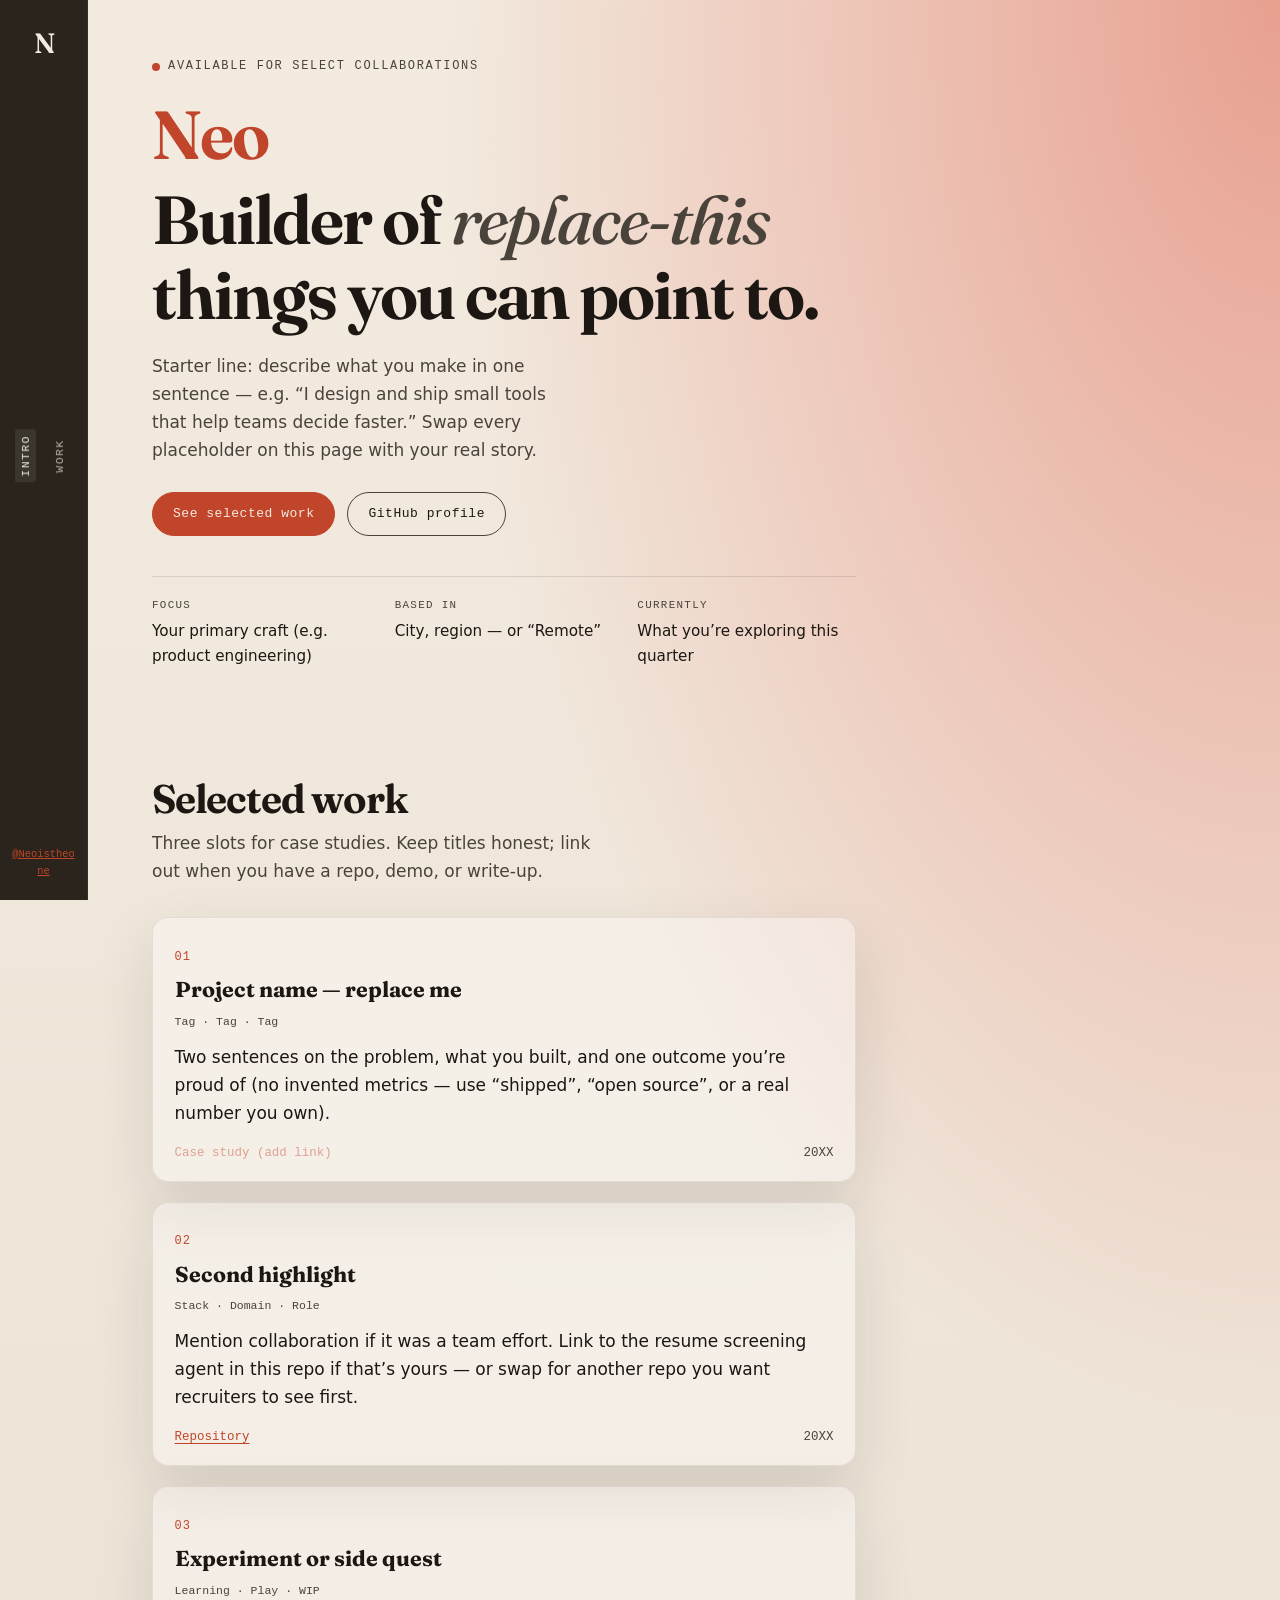
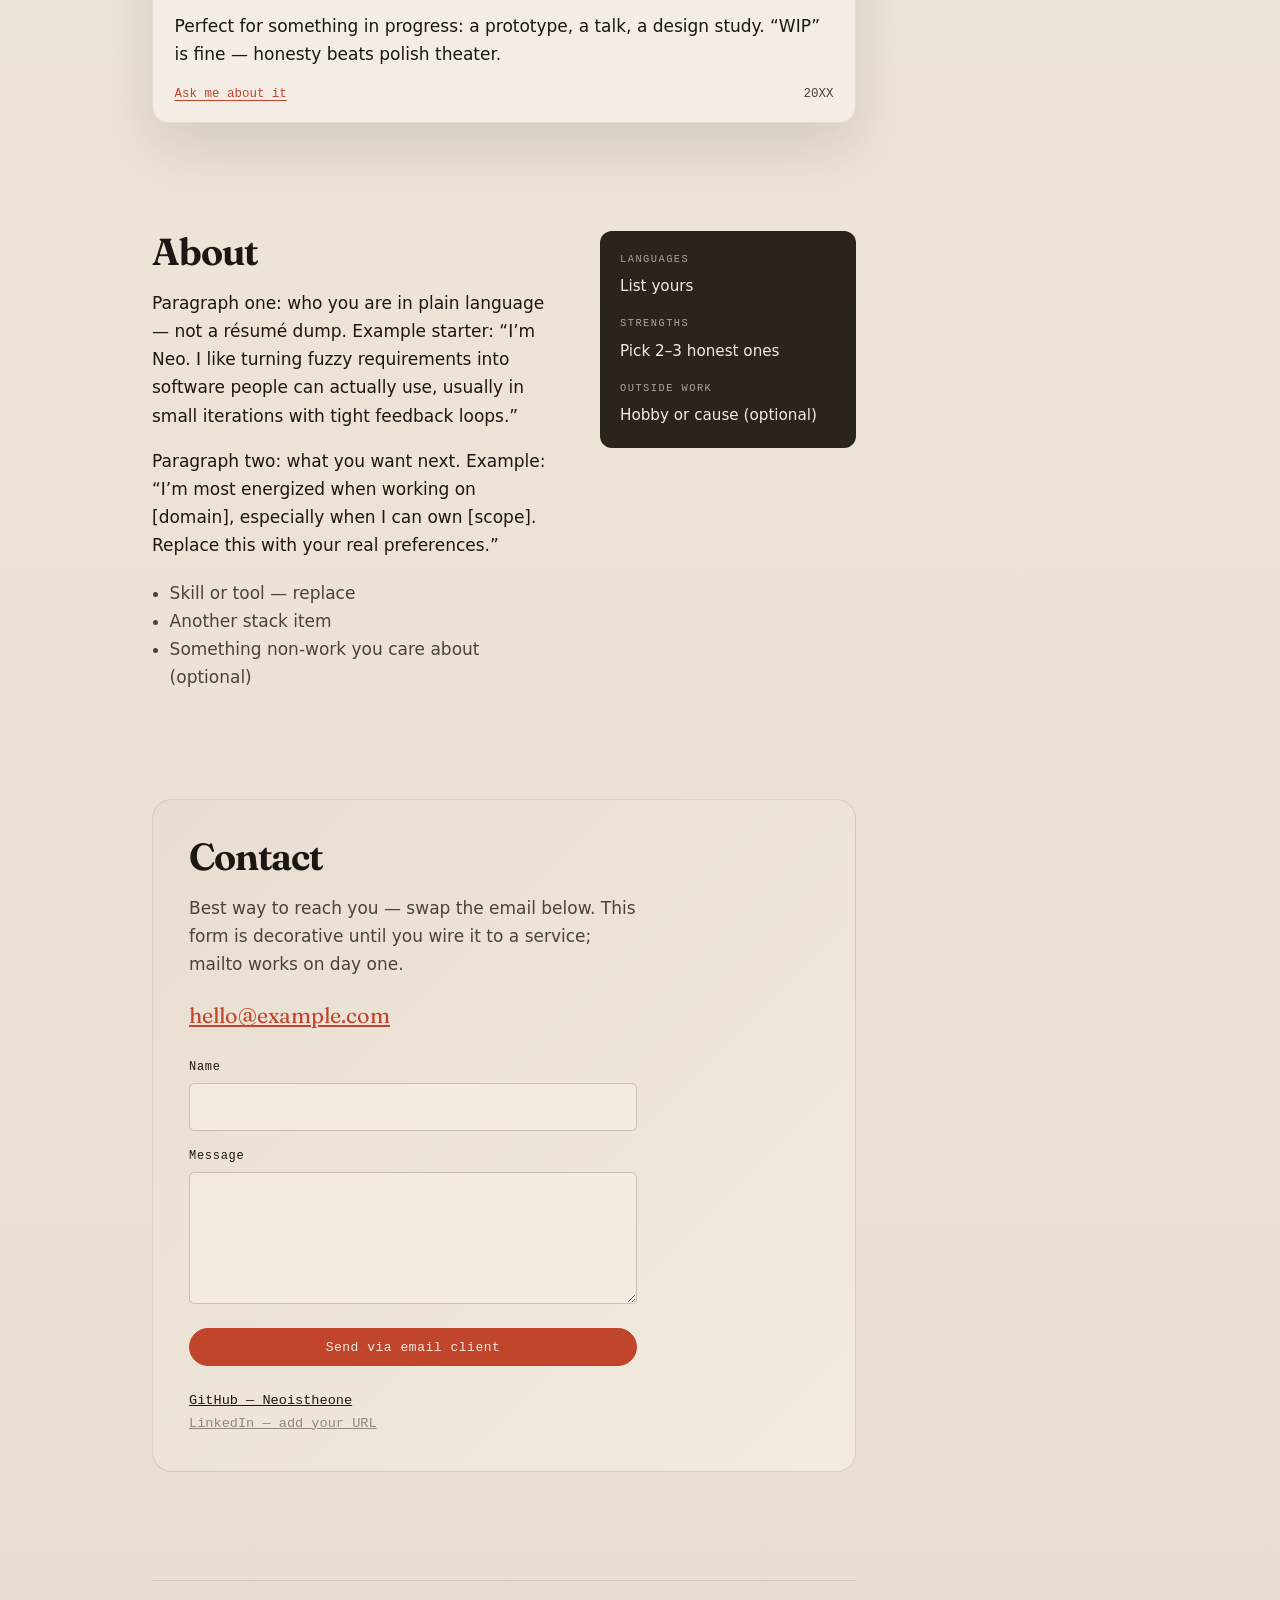
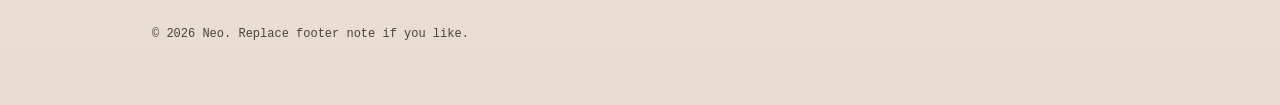
<file: portfolio/index.html>
<!DOCTYPE html>
<html lang="en">
  <head>
    <meta charset="utf-8" />
    <meta name="viewport" content="width=device-width, initial-scale=1" />
    <meta
      name="description"
      content="Neo — portfolio. Replace this description with your own one-line summary."
    />
    <title>Neo — Portfolio</title>
    <link rel="preconnect" href="https://fonts.bunny.net" crossorigin />
    <link
      href="https://fonts.bunny.net/css?family=fraunces:ital,opsz,wght@9,144,300..900|ibm-plex-sans:400,500,600|ibm-plex-mono:400,500"
      rel="stylesheet"
    />
    <link rel="stylesheet" href="css/styles.css" />
  </head>
  <body>
    <a class="skip-link" href="#main">Skip to content</a>

    <div class="page-shell" data-page>
      <aside class="site-rail" aria-label="Site navigation">
        <p class="rail-mark" aria-hidden="true">N</p>
        <nav class="rail-nav">
          <ol>
            <li><a href="#intro" data-nav>Intro</a></li>
            <li><a href="#work" data-nav>Work</a></li>
            <li><a href="#about" data-nav>About</a></li>
            <li><a href="#contact" data-nav>Contact</a></li>
          </ol>
        </nav>
        <p class="rail-handle">
          <a
            href="https://github.com/Neoistheone"
            rel="noopener noreferrer"
            target="_blank"
            >@Neoistheone</a
          >
        </p>
      </aside>

      <main id="main" class="site-main">
        <header id="intro" class="section hero" tabindex="-1">
          <p class="hero-eyebrow">
            <span class="pulse-dot" aria-hidden="true"></span>
            Available for select collaborations
          </p>
          <h1 class="hero-title">
            <span class="hero-name">Neo</span>
            <span class="hero-line"
              >Builder of
              <em>replace-this</em>
              things you can point to.</span
            >
          </h1>
          <p class="hero-lede">
            Starter line: describe what you make in one sentence — e.g. “I design
            and ship small tools that help teams decide faster.” Swap every
            placeholder on this page with your real story.
          </p>
          <div class="hero-actions">
            <a class="btn btn-primary" href="#work">See selected work</a>
            <a
              class="btn btn-ghost"
              href="https://github.com/Neoistheone"
              rel="noopener noreferrer"
              target="_blank"
              >GitHub profile</a
            >
          </div>
          <dl class="hero-meta">
            <div>
              <dt>Focus</dt>
              <dd>Your primary craft (e.g. product engineering)</dd>
            </div>
            <div>
              <dt>Based in</dt>
              <dd>City, region — or “Remote”</dd>
            </div>
            <div>
              <dt>Currently</dt>
              <dd>What you’re exploring this quarter</dd>
            </div>
          </dl>
        </header>

        <section id="work" class="section work" tabindex="-1" aria-labelledby="work-heading">
          <div class="section-head">
            <h2 id="work-heading">Selected work</h2>
            <p>
              Three slots for case studies. Keep titles honest; link out when you
              have a repo, demo, or write-up.
            </p>
          </div>

          <ul class="work-list">
            <li class="work-item" style="--i: 0">
              <article>
                <header>
                  <span class="work-index" aria-hidden="true">01</span>
                  <h3>Project name — replace me</h3>
                  <p class="work-tags">Tag · Tag · Tag</p>
                </header>
                <p class="work-blurb">
                  Two sentences on the problem, what you built, and one outcome
                  you’re proud of (no invented metrics — use “shipped”, “open
                  source”, or a real number you own).
                </p>
                <footer>
                  <a href="#" aria-disabled="true" tabindex="-1" class="work-link"
                    >Case study (add link)</a
                  >
                  <span class="work-year">20XX</span>
                </footer>
              </article>
            </li>
            <li class="work-item" style="--i: 1">
              <article>
                <header>
                  <span class="work-index" aria-hidden="true">02</span>
                  <h3>Second highlight</h3>
                  <p class="work-tags">Stack · Domain · Role</p>
                </header>
                <p class="work-blurb">
                  Mention collaboration if it was a team effort. Link to the
                  resume screening agent in this repo if that’s yours — or swap
                  for another repo you want recruiters to see first.
                </p>
                <footer>
                  <a
                    href="https://github.com/Neoistheone"
                    rel="noopener noreferrer"
                    target="_blank"
                    class="work-link"
                    >Repository</a
                  >
                  <span class="work-year">20XX</span>
                </footer>
              </article>
            </li>
            <li class="work-item" style="--i: 2">
              <article>
                <header>
                  <span class="work-index" aria-hidden="true">03</span>
                  <h3>Experiment or side quest</h3>
                  <p class="work-tags">Learning · Play · WIP</p>
                </header>
                <p class="work-blurb">
                  Perfect for something in progress: a prototype, a talk, a
                  design study. “WIP” is fine — honesty beats polish theater.
                </p>
                <footer>
                  <a href="#contact" class="work-link">Ask me about it</a>
                  <span class="work-year">20XX</span>
                </footer>
              </article>
            </li>
          </ul>
        </section>

        <section id="about" class="section about" tabindex="-1" aria-labelledby="about-heading">
          <div class="about-grid">
            <div class="about-copy">
              <h2 id="about-heading">About</h2>
              <p>
                Paragraph one: who you are in plain language — not a résumé dump.
                Example starter: “I’m Neo. I like turning fuzzy requirements into
                software people can actually use, usually in small iterations with
                tight feedback loops.”
              </p>
              <p>
                Paragraph two: what you want next. Example: “I’m most energized when
                working on [domain], especially when I can own [scope]. Replace
                this with your real preferences.”
              </p>
              <ul class="about-list" aria-label="Interests and tools">
                <li>Skill or tool — replace</li>
                <li>Another stack item</li>
                <li>Something non-work you care about (optional)</li>
              </ul>
            </div>
            <aside class="about-aside" aria-label="Quick facts">
              <h3 class="visually-hidden">Quick facts</h3>
              <ul>
                <li>
                  <span class="fact-label">Languages</span>
                  <span class="fact-value">List yours</span>
                </li>
                <li>
                  <span class="fact-label">Strengths</span>
                  <span class="fact-value">Pick 2–3 honest ones</span>
                </li>
                <li>
                  <span class="fact-label">Outside work</span>
                  <span class="fact-value">Hobby or cause (optional)</span>
                </li>
              </ul>
            </aside>
          </div>
        </section>

        <section id="contact" class="section contact" tabindex="-1" aria-labelledby="contact-heading">
          <div class="contact-panel">
            <h2 id="contact-heading">Contact</h2>
            <p>
              Best way to reach you — swap the email below. This form is decorative
              until you wire it to a service; mailto works on day one.
            </p>
            <address class="contact-direct">
              <a href="mailto:hello@example.com">hello@example.com</a>
            </address>
            <form class="contact-form" action="mailto:hello@example.com" method="post" enctype="text/plain">
              <div class="field">
                <label for="name">Name</label>
                <input id="name" name="name" type="text" autocomplete="name" />
              </div>
              <div class="field">
                <label for="message">Message</label>
                <textarea id="message" name="message" rows="4"></textarea>
              </div>
              <button type="submit" class="btn btn-primary">Send via email client</button>
            </form>
            <ul class="contact-links">
              <li>
                <a href="https://github.com/Neoistheone" rel="noopener noreferrer" target="_blank"
                  >GitHub — Neoistheone</a
                >
              </li>
              <li>
                <a href="#" aria-disabled="true" tabindex="-1">LinkedIn — add your URL</a>
              </li>
            </ul>
          </div>
        </section>

        <footer class="site-footer">
          <p>© <span id="year"></span> Neo. Replace footer note if you like.</p>
        </footer>
      </main>
    </div>

    <script src="js/main.js" defer></script>
  </body>
</html>
</file>
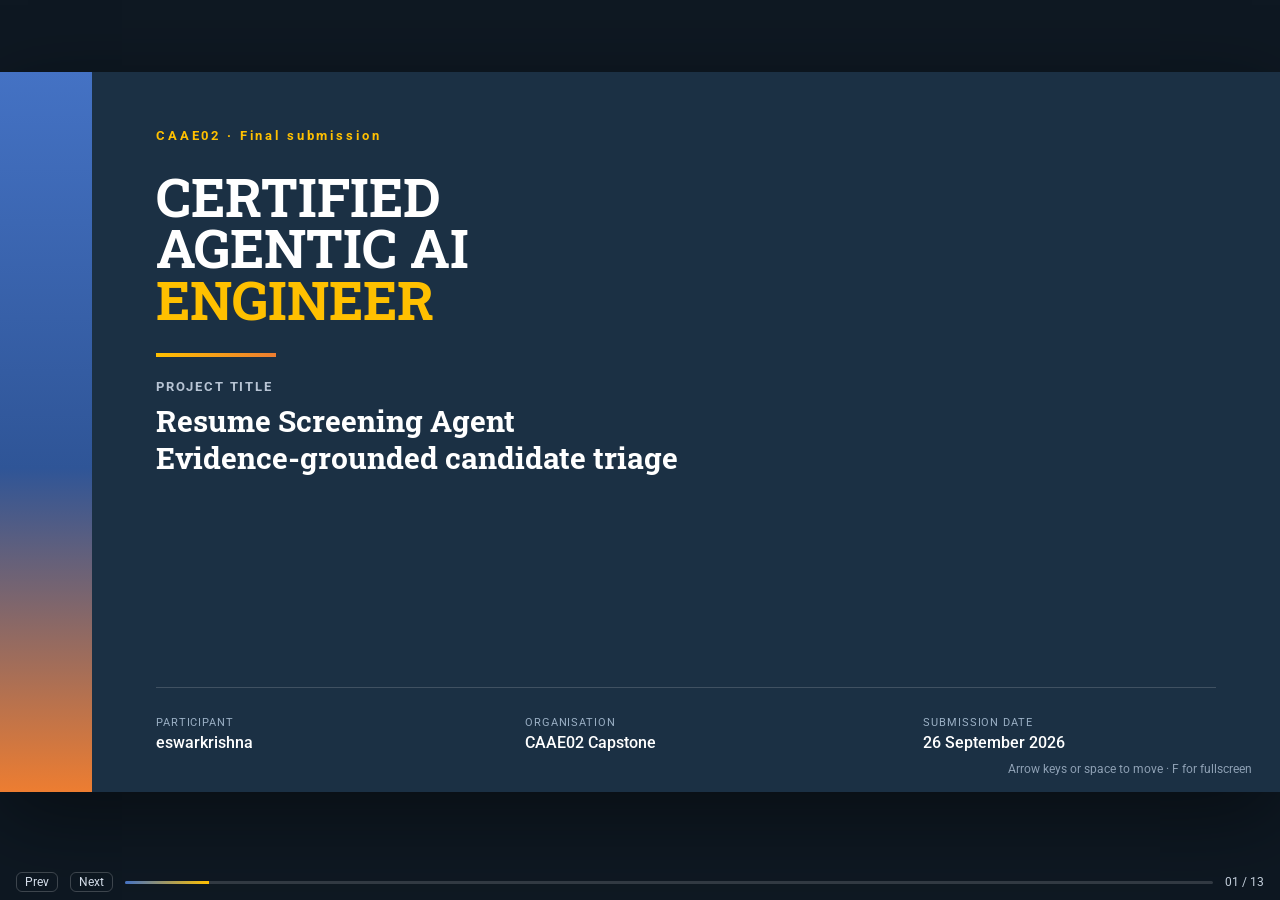
<file: docs/capstone-presentation.html>
<!DOCTYPE html>
<html lang="en">
<head>
<meta charset="UTF-8" />
<meta name="viewport" content="width=device-width, initial-scale=1" />
<title>Resume Screening Agent — CAAE02 Capstone</title>
<link rel="preconnect" href="https://fonts.googleapis.com" />
<link rel="preconnect" href="https://fonts.gstatic.com" crossorigin />
<link href="https://fonts.googleapis.com/css2?family=Roboto+Slab:wght@500;700&family=Roboto:wght@400;500;700&display=swap" rel="stylesheet" />
<style>
  :root {
    --navy: #1b3044;
    --slate: #44546a;
    --blue: #4472c4;
    --blue-deep: #2f5597;
    --orange: #ed7d31;
    --gold: #ffc000;
    --green: #548235;
    --ink: #1c2834;
    --muted: #5c6b7a;
    --paper: #f3f5f8;
    --card: #ffffff;
    --line: #e3e7ee;
    --w: 1280px;
    --h: 720px;
  }

  * { box-sizing: border-box; }
  html, body {
    margin: 0;
    height: 100%;
    background: #0e1822;
    color: var(--ink);
    font-family: Roboto, "Segoe UI", sans-serif;
    overflow: hidden;
  }

  #viewport {
    width: 100vw;
    height: calc(100vh - 36px);
    display: grid;
    place-items: center;
  }

  #stage {
    width: var(--w);
    height: var(--h);
    position: relative;
    transform-origin: center center;
    background: var(--paper);
    box-shadow: 0 24px 80px rgba(0, 0, 0, 0.45);
  }

  .slide {
    position: absolute;
    inset: 0;
    display: none;
    padding: 28px 40px 36px;
    background:
      linear-gradient(180deg, #ffffff 0 72px, transparent 72px),
      var(--paper);
  }
  .slide.active { display: flex; flex-direction: column; }

  .topbar {
    position: absolute;
    top: 0; left: 0; right: 0;
    height: 6px;
    background: linear-gradient(90deg, var(--blue) 0 62%, var(--orange) 62% 82%, var(--gold) 82%);
  }

  .mast {
    display: flex;
    align-items: center;
    justify-content: space-between;
    min-height: 28px;
    margin-bottom: 8px;
  }
  .brand {
    font-size: 11px;
    letter-spacing: 0.16em;
    font-weight: 700;
    color: var(--blue-deep);
  }
  .slideno {
    font-family: "Roboto Slab", Georgia, serif;
    font-weight: 700;
    color: var(--orange);
    font-size: 14px;
  }

  h1 {
    margin: 0 0 16px;
    font-family: "Roboto Slab", Georgia, serif;
    font-weight: 700;
    font-size: 32px;
    line-height: 1.15;
    color: var(--navy);
  }

  .body { flex: 1; min-height: 0; }

  .foot {
    display: flex;
    justify-content: space-between;
    align-items: center;
    margin-top: 10px;
    font-size: 12px;
    color: var(--muted);
    letter-spacing: 0.02em;
  }

  /* Title */
  .title-slide {
    padding: 0;
    display: none;
    background: var(--navy);
    color: white;
  }
  .title-slide.active { display: grid; grid-template-columns: 92px 1fr; }
  .title-rail {
    background: linear-gradient(180deg, var(--blue) 0%, var(--blue-deep) 55%, var(--orange) 100%);
  }
  .title-main {
    padding: 56px 64px 40px;
    display: flex;
    flex-direction: column;
  }
  .eyebrow {
    font-size: 13px;
    letter-spacing: 0.22em;
    font-weight: 700;
    color: var(--gold);
  }
  .wordmark {
    margin: 28px 0 0;
    font-family: "Roboto Slab", Georgia, serif;
    font-weight: 700;
    line-height: 0.95;
    font-size: 54px;
  }
  .wordmark span { display: block; }
  .wordmark .accent { color: var(--gold); }
  .rule {
    width: 120px;
    height: 4px;
    margin: 28px 0 22px;
    background: linear-gradient(90deg, var(--gold), var(--orange));
  }
  .project-kicker {
    font-size: 13px;
    letter-spacing: 0.14em;
    text-transform: uppercase;
    color: #b7c4d4;
    font-weight: 700;
  }
  .project-title {
    margin: 8px 0 0;
    font-family: "Roboto Slab", Georgia, serif;
    font-size: 30px;
    font-weight: 700;
    line-height: 1.25;
    max-width: 920px;
  }
  .meta {
    margin-top: auto;
    display: grid;
    grid-template-columns: 1.2fr 1.3fr 1fr;
    gap: 18px;
    padding-top: 28px;
    border-top: 1px solid rgba(255, 255, 255, 0.16);
  }
  .meta small {
    display: block;
    color: #9aafc4;
    letter-spacing: 0.08em;
    text-transform: uppercase;
    font-size: 11px;
    margin-bottom: 4px;
  }
  .meta strong { font-weight: 500; font-size: 16px; }
  .hint {
    position: absolute;
    right: 28px;
    bottom: 16px;
    color: #8ea0b4;
    font-size: 12px;
  }

  /* Agenda */
  .agenda {
    display: grid;
    grid-template-columns: 1fr 1fr;
    gap: 10px 28px;
  }
  .agenda a {
    display: grid;
    grid-template-columns: 42px 1fr;
    gap: 12px;
    align-items: center;
    text-decoration: none;
    color: inherit;
    background: white;
    border: 1px solid var(--line);
    border-radius: 10px;
    padding: 10px 14px;
    min-height: 58px;
  }
  .agenda a:hover { border-color: var(--blue); }
  .num {
    font-family: "Roboto Slab", Georgia, serif;
    font-weight: 700;
    color: var(--orange);
    font-size: 18px;
  }
  .agenda span.label { font-weight: 500; font-size: 16px; color: var(--navy); }

  .grid-4, .grid-3, .grid-2, .grid-5 { display: grid; gap: 12px; }
  .grid-4 { grid-template-columns: 1fr 1fr; }
  .grid-3 { grid-template-columns: 1fr 1fr 1fr; }
  .grid-2 { grid-template-columns: 1fr 1fr; }
  .grid-5 { grid-template-columns: repeat(5, 1fr); align-content: start; }

  .card {
    background: var(--card);
    border: 1px solid var(--line);
    border-radius: 12px;
    padding: 14px 16px 16px;
    box-shadow: 0 6px 18px rgba(68, 84, 106, 0.05);
  }
  .card h3 {
    margin: 0 0 8px;
    font-family: "Roboto Slab", Georgia, serif;
    font-size: 16px;
    color: var(--navy);
  }
  .card p, .card li { margin: 0; font-size: 14px; line-height: 1.4; color: #2c3a48; }
  .card ul { margin: 0; padding-left: 16px; }
  .card li + li { margin-top: 6px; }
  .kicker {
    display: inline-block;
    font-size: 11px;
    font-weight: 700;
    letter-spacing: 0.12em;
    text-transform: uppercase;
    color: var(--blue);
    margin-bottom: 6px;
  }
  .card.orange { border-top: 4px solid var(--orange); }
  .card.blue { border-top: 4px solid var(--blue); }
  .card.gold { border-top: 4px solid var(--gold); }
  .card.green { border-top: 4px solid #70ad47; }
  .card.slate { border-top: 4px solid var(--slate); }

  .obj {
    display: grid;
    grid-template-columns: 52px 1fr;
    gap: 12px;
    align-items: start;
    background: white;
    border: 1px solid var(--line);
    border-radius: 12px;
    padding: 14px 16px;
  }
  .badge {
    width: 40px;
    height: 40px;
    border-radius: 10px;
    display: grid;
    place-items: center;
    background: var(--navy);
    color: white;
    font-family: "Roboto Slab", Georgia, serif;
    font-weight: 700;
  }
  .obj h3 { margin: 0 0 4px; font-size: 16px; font-family: "Roboto Slab", Georgia, serif; color: var(--navy); }
  .obj p { margin: 0; font-size: 14px; line-height: 1.4; color: #2c3a48; }

  .col-head {
    font-family: "Roboto Slab", Georgia, serif;
    font-size: 18px;
    margin: 0 0 10px;
    color: white;
  }
  .panel {
    border-radius: 14px;
    padding: 16px 18px 8px;
    color: white;
    min-height: 0;
  }
  .panel.now { background: var(--slate); }
  .panel.next { background: var(--blue-deep); }
  .step {
    display: grid;
    grid-template-columns: 28px 1fr;
    gap: 8px;
    padding: 9px 0;
    border-top: 1px solid rgba(255, 255, 255, 0.16);
    font-size: 14px;
    line-height: 1.35;
  }
  .step b { font-weight: 700; }

  .flow {
    background: white;
    border: 1px solid var(--line);
    border-radius: 12px;
    padding: 12px 12px 14px;
    display: flex;
    flex-direction: column;
  }
  .flow .idx {
    width: 28px;
    height: 28px;
    border-radius: 50%;
    background: var(--orange);
    color: white;
    display: grid;
    place-items: center;
    font-weight: 700;
    font-size: 13px;
    margin-bottom: 8px;
  }
  .flow h3 {
    margin: 0 0 8px;
    font-family: "Roboto Slab", Georgia, serif;
    font-size: 15px;
    letter-spacing: 0.06em;
    color: var(--navy);
  }
  .flow p { margin: 0; font-size: 13px; line-height: 1.4; color: #2c3a48; }
  .flow-name {
    margin: 0 0 12px;
    font-size: 14px;
    color: var(--muted);
  }
  .flow-name strong { color: var(--navy); }
  .slide.arch .body { flex: 0 0 auto; }
  .slide.arch .foot { margin-top: auto; }
  .pipe {
    margin-top: 16px;
    display: flex;
    flex-wrap: wrap;
    align-items: center;
    gap: 8px;
    background: white;
    border: 1px solid var(--line);
    border-radius: 12px;
    padding: 12px 16px;
    font-size: 13px;
    font-weight: 700;
    color: var(--navy);
  }
  .pipe i { color: var(--orange); font-style: normal; }
  .pipe .split {
    background: #eef3fb;
    color: var(--blue-deep);
    border-radius: 999px;
    padding: 4px 10px;
  }

  .phase {
    background: white;
    border-left: 5px solid var(--blue);
    border-radius: 10px;
    padding: 12px 14px;
    border-top: 1px solid var(--line);
    border-right: 1px solid var(--line);
    border-bottom: 1px solid var(--line);
  }
  .phase.p2 { border-left-color: var(--orange); }
  .phase.p3 { border-left-color: var(--gold); }
  .phase.p4 { border-left-color: #70ad47; }
  .phase h3 {
    margin: 0 0 4px;
    font-family: "Roboto Slab", Georgia, serif;
    font-size: 15px;
    color: var(--navy);
  }
  .phase p { margin: 0; font-size: 13.5px; line-height: 1.4; }

  .chips { display: flex; flex-wrap: wrap; gap: 8px; margin-top: 12px; }
  .chip {
    border-radius: 999px;
    padding: 6px 12px;
    font-size: 13px;
    font-weight: 700;
    background: #e8f0ea;
    color: #2d5a32;
    border: 1px solid #c9e0cc;
  }
  .chip.off {
    background: #f4f5f7;
    color: #8b97a3;
    border-color: var(--line);
    font-weight: 500;
  }
  .chip-label {
    font-size: 12px;
    font-weight: 700;
    letter-spacing: 0.08em;
    text-transform: uppercase;
    color: var(--muted);
    margin-top: 14px;
  }

  .page-card h3 { font-size: 18px; }
  .tag {
    display: inline-block;
    font-size: 11px;
    font-weight: 700;
    letter-spacing: 0.06em;
    text-transform: uppercase;
    background: #eef3fb;
    color: var(--blue-deep);
    border-radius: 999px;
    padding: 3px 8px;
    margin-bottom: 8px;
  }
  .fixtures {
    margin-top: 12px;
    display: grid;
    grid-template-columns: 1.2fr 1fr 1fr 1fr;
    gap: 10px;
  }
  .fix {
    background: white;
    border-radius: 10px;
    border: 1px solid var(--line);
    padding: 10px 12px;
    font-size: 13px;
    line-height: 1.35;
  }
  .fix strong { display: block; font-family: "Roboto Slab", Georgia, serif; color: var(--navy); margin-bottom: 2px; }
  .dot { display: inline-block; width: 8px; height: 8px; border-radius: 50%; margin-right: 6px; }
  .dot.g { background: #70ad47; }
  .dot.a { background: var(--gold); }
  .dot.r { background: #c45911; }

  table {
    width: 100%;
    border-collapse: collapse;
    background: white;
    border-radius: 12px;
    overflow: hidden;
    font-size: 14px;
  }
  th, td { text-align: left; padding: 11px 14px; border-bottom: 1px solid var(--line); }
  th {
    background: var(--navy);
    color: white;
    font-weight: 500;
    font-size: 13px;
    letter-spacing: 0.03em;
  }
  tr:last-child td { border-bottom: 0; }
  td.good { color: #2d5a32; font-weight: 700; }
  .note {
    margin: 10px 0 0;
    font-size: 13px;
    color: var(--muted);
    line-height: 1.4;
  }

  .statrow {
    display: grid;
    grid-template-columns: repeat(4, 1fr);
    gap: 12px;
    margin-bottom: 12px;
  }
  .stat {
    background: var(--navy);
    color: white;
    border-radius: 12px;
    padding: 14px 16px;
  }
  .stat b {
    display: block;
    font-family: "Roboto Slab", Georgia, serif;
    font-size: 28px;
    color: var(--gold);
    line-height: 1;
    margin-bottom: 6px;
  }
  .stat span { font-size: 13px; line-height: 1.3; color: #d5deea; }

  .refs { columns: 2; gap: 28px; font-size: 14.5px; line-height: 1.45; }
  .refs h3 {
    margin: 0 0 6px;
    break-after: avoid;
    font-family: "Roboto Slab", Georgia, serif;
    font-size: 16px;
    color: var(--navy);
  }
  .refs p { margin: 0 0 12px; }
  .refs code {
    font-family: Consolas, "Courier New", monospace;
    font-size: 12.5px;
    background: #eef2f7;
    padding: 1px 4px;
    border-radius: 4px;
  }

  .close {
    padding: 0;
    background: var(--navy);
    color: white;
  }
  .close.active { display: flex; }
  .close-inner {
    margin: auto;
    width: min(980px, 100%);
    padding: 40px;
  }
  .close h1 { color: white; font-size: 56px; margin-bottom: 12px; }
  .close .lede {
    font-size: 22px;
    line-height: 1.4;
    max-width: 820px;
    color: #e7eef6;
    font-family: "Roboto Slab", Georgia, serif;
  }
  .close .meta { border-top-color: rgba(255,255,255,0.16); margin-top: 36px; }

  #chrome {
    position: fixed;
    left: 0; right: 0; bottom: 0;
    height: 36px;
    display: flex;
    align-items: center;
    gap: 12px;
    padding: 0 16px;
    color: #c5d0dc;
    font-size: 12px;
    z-index: 5;
  }
  #bar {
    flex: 1;
    height: 3px;
    background: rgba(255,255,255,0.15);
    border-radius: 99px;
    overflow: hidden;
  }
  #bar > i {
    display: block;
    height: 100%;
    width: 0;
    background: linear-gradient(90deg, var(--blue), var(--gold));
  }
  button.nav {
    background: transparent;
    color: #d5deea;
    border: 1px solid rgba(255,255,255,0.2);
    border-radius: 6px;
    padding: 2px 8px;
    cursor: pointer;
    font: inherit;
  }
  button.nav:hover { background: rgba(255,255,255,0.08); }

  @media (prefers-reduced-motion: reduce) {
    * { transition: none !important; }
  }
  @media print {
    body { overflow: visible; background: white; }
    #viewport { display: block; height: auto; }
    #stage { transform: none !important; width: auto; height: auto; box-shadow: none; }
    .slide, .title-slide, .close {
      display: flex !important;
      position: relative;
      width: 1280px;
      height: 720px;
      page-break-after: always;
      break-after: page;
    }
    #chrome, .hint { display: none; }
  }
</style>
</head>
<body>
<div id="viewport">
  <div id="stage">

    <section class="slide title-slide active" data-title="Title">
      <div class="title-rail"></div>
      <div class="title-main">
        <div class="eyebrow">CAAE02 · Final submission</div>
        <div class="wordmark">
          <span>CERTIFIED</span>
          <span>AGENTIC AI</span>
          <span class="accent">ENGINEER</span>
        </div>
        <div class="rule"></div>
        <div class="project-kicker">Project title</div>
        <h2 class="project-title">Resume Screening Agent<br />Evidence-grounded candidate triage</h2>
        <div class="meta">
          <div><small>Participant</small><strong>eswarkrishna</strong></div>
          <div><small>Organisation</small><strong>CAAE02 Capstone</strong></div>
          <div><small>Submission date</small><strong>26 September 2026</strong></div>
        </div>
      </div>
      <div class="hint">Arrow keys or space to move · F for fullscreen</div>
    </section>

    <section class="slide" data-title="Agenda">
      <div class="topbar"></div>
      <div class="mast"><div class="brand">CERTIFIED AGENTIC AI ENGINEER</div><div class="slideno">02</div></div>
      <h1>Agenda</h1>
      <div class="body">
        <nav class="agenda">
          <a href="#3"><div class="num">01</div><span class="label">Problem and context</span></a>
          <a href="#5"><div class="num">02</div><span class="label">Current process and pain points</span></a>
          <a href="#4"><div class="num">03</div><span class="label">Project objectives</span></a>
          <a href="#6"><div class="num">04</div><span class="label">Agentic workflow and system architecture</span></a>
          <a href="#7"><div class="num">05</div><span class="label">Data, tools, and technology stack</span></a>
          <a href="#8"><div class="num">06</div><span class="label">Implementation and demo</span></a>
          <a href="#9"><div class="num">07</div><span class="label">Testing and validation</span></a>
          <a href="#10"><div class="num">08</div><span class="label">Analysis and results</span></a>
          <a href="#10"><div class="num">09</div><span class="label">Business impact</span></a>
          <a href="#11"><div class="num">10</div><span class="label">Conclusion and future scope</span></a>
          <a href="#12"><div class="num">11</div><span class="label">References</span></a>
        </nav>
      </div>
      <div class="foot"><span>Resume Screening Agent</span><span>CAAE02 · Final submission</span></div>
    </section>

    <section class="slide" data-title="Problem">
      <div class="topbar"></div>
      <div class="mast"><div class="brand">CERTIFIED AGENTIC AI ENGINEER</div><div class="slideno">03</div></div>
      <h1>Problem Statement and Context</h1>
      <div class="body" style="display:flex; flex-direction:column; gap:12px;">
        <div class="grid-3">
          <article class="card blue">
            <div class="kicker">Background</div>
            <h3>First-pass screening is slow and uneven</h3>
            <p>Recruiters read a resume against a job description and assign an informal fit. The same pair can be labelled differently by two reviewers, and obvious mismatches still consume the same reading time as close calls.</p>
          </article>
          <article class="card orange">
            <div class="kicker">Current status</div>
            <h3>Keyword filters miss real signal</h3>
            <p>Applicant systems match strings. They miss synonyms, career switchers, and keyword-stuffed resumes, and they leave name, contact, and demographic text in the file the reviewer sees.</p>
          </article>
          <article class="card gold">
            <div class="kicker">Why this topic</div>
            <h3>Triage, with a person still deciding</h3>
            <p>The useful agent is a consistent first label — Strong Match, Possible Fit, or Not Relevant — with evidence, a confidence score, and a stop for human review. It is a screening aid, and a recruiter decides who moves forward.</p>
          </article>
        </div>
        <article class="card slate">
          <div class="kicker">Design thinking</div>
          <h3>From recruiter pain to a bounded agent</h3>
          <div class="grid-5" style="margin-top:8px;">
            <div><b>Empathize</b><p>Time is lost on clear mismatches, and names leak into judgment.</p></div>
            <div><b>Define</b><p>Produce an evidence-backed label without PII, and pause when unsure.</p></div>
            <div><b>Ideate</b><p>Parse and score as separate agents, with retrieval and fixed label rules.</p></div>
            <div><b>Prototype</b><p>Streamlit Screen, Review, and Log on one LangGraph run.</p></div>
            <div><b>Test</b><p>30 balanced pairs, with accuracy, false-positive, latency, and audit gates.</p></div>
          </div>
        </article>
      </div>
      <div class="foot"><span>Resume Screening Agent</span><span>CAAE02 · Final submission</span></div>
    </section>

    <section class="slide" data-title="Objectives">
      <div class="topbar"></div>
      <div class="mast"><div class="brand">CERTIFIED AGENTIC AI ENGINEER</div><div class="slideno">04</div></div>
      <h1>Project Objectives</h1>
      <div class="body" style="display:grid; grid-template-columns:1fr 1fr; gap:12px;">
        <article class="obj">
          <div class="badge">1</div>
          <div>
            <h3>Build a grounded scorecard</h3>
            <p>Ingest a resume PDF and a job description, parse them into typed profiles, retrieve same-family competency benchmarks, and score skills, experience, and education with quotes found in the resume.</p>
          </div>
        </article>
        <article class="obj">
          <div class="badge">2</div>
          <div>
            <h3>Route with a human checkpoint</h3>
            <p>Auto-persist high-confidence Strong Match and Not Relevant. Pause Possible Fit and any case under 0.7 confidence so a recruiter can keep, upgrade, or downgrade the label.</p>
          </div>
        </article>
        <article class="obj">
          <div class="badge">3</div>
          <div>
            <h3>Keep PII out and audit every run</h3>
            <p>Drop name, email, phone, gender, age, nationality, photo, and address before scoring. Write a SQLite tracking row for every run, including failures, and append recruiter decisions to an override log.</p>
          </div>
        </article>
        <article class="obj">
          <div class="badge">4</div>
          <div>
            <h3>Prove the loop on a fixed eval set</h3>
            <p>Score 30 labelled pairs and clear the gates: accuracy at least 85%, false-positive rate at most 5%, p95 latency under 90 seconds, and an audit row for every case.</p>
          </div>
        </article>
      </div>
      <div class="foot"><span>Four outcomes: score, route, audit, measure</span><span>CAAE02 · Final submission</span></div>
    </section>

    <section class="slide" data-title="Current vs proposed">
      <div class="topbar"></div>
      <div class="mast"><div class="brand">CERTIFIED AGENTIC AI ENGINEER</div><div class="slideno">05</div></div>
      <h1>Current Vs Proposed Approach</h1>
      <div class="body grid-2">
        <div class="panel now">
          <h2 class="col-head">Current manual screening</h2>
          <div class="step"><b>1</b><span>Recruiter opens a PDF and a job description side by side.</span></div>
          <div class="step"><b>2</b><span>They scan for keywords, years, and degree, with the candidate’s name and contact still visible.</span></div>
          <div class="step"><b>3</b><span>Fit is a private judgment. Synonyms and career changes are easy to miss, and stuffed keyword lists are easy to reward.</span></div>
          <div class="step"><b>4</b><span>Notes live in email or a spreadsheet. A second reviewer cannot see why the first label was chosen.</span></div>
          <div class="step"><b>5</b><span>Close calls and clear mismatches take the same kind of reading time.</span></div>
        </div>
        <div class="panel next">
          <h2 class="col-head">Proposed agentic workflow</h2>
          <div class="step"><b>1</b><span>Screen page accepts a resume PDF and a JD, or a demo fixture.</span></div>
          <div class="step"><b>2</b><span>PyMuPDF extracts text. The parsing agent returns profiles and drops PII. The UI never shows a name.</span></div>
          <div class="step"><b>3</b><span>Chroma returns competency chunks for that role family. The scoring agent rates three dimensions and grounds evidence in the resume.</span></div>
          <div class="step"><b>4</b><span>Fixed rules set Strong Match, Possible Fit, or Not Relevant. Missing must-haves cannot become Strong Match.</span></div>
          <div class="step"><b>5</b><span>High-confidence clear labels persist. Uncertain cases interrupt for Review. Every path writes an audit row.</span></div>
        </div>
      </div>
      <div class="foot"><span>Pain point: inconsistent, unaudited, PII-visible reading</span><span>CAAE02 · Final submission</span></div>
    </section>

    <section class="slide arch" data-title="Architecture">
      <div class="topbar"></div>
      <div class="mast"><div class="brand">CERTIFIED AGENTIC AI ENGINEER</div><div class="slideno">06</div></div>
      <h1>System Architecture</h1>
      <p class="flow-name">Workflow: <strong>Resume Screening and Triage Agent</strong> — LangGraph <code style="font-family:Consolas,monospace;font-size:13px;">ingest → parse → retrieve → score → validate → persist or HITL</code></p>
      <div class="body grid-5">
        <article class="flow">
          <div class="idx">1</div>
          <h3>TRIGGER</h3>
          <p>A recruiter starts a run from Streamlit: upload a resume PDF and paste or upload a JD, or click a demo fixture. <code style="font-family:Consolas,monospace;font-size:12px;">start_screening</code> opens a checkpointed thread.</p>
        </article>
        <article class="flow">
          <div class="idx">2</div>
          <h3>SENSE</h3>
          <p>PyMuPDF reads the PDF. The JD is plain text. Retrieval pulls the top competency chunks for the parsed role family from the Chroma collection <em>competency_benchmarks</em>.</p>
        </article>
        <article class="flow">
          <div class="idx">3</div>
          <h3>REASON</h3>
          <p>The parsing model emits a CandidateProfile and a RoleProfile. The scoring model rates skills, then experience, then education. Label rules, coverage, and confidence are applied in code.</p>
        </article>
        <article class="flow">
          <div class="idx">4</div>
          <h3>ACT</h3>
          <p>The retriever is a LangChain tool. Structured output is validated with Pydantic. The graph inserts a tracking row, or interrupts and waits for <code style="font-family:Consolas,monospace;font-size:12px;">resume_review</code>.</p>
        </article>
        <article class="flow">
          <div class="idx">5</div>
          <h3>OBSERVE</h3>
          <p>Strong Match or Not Relevant at confidence ≥ 0.7 auto-persists. Possible Fit or lower confidence stops for a person. Scores of 8 or more need resume-grounded evidence. Errors are still audited.</p>
        </article>
      </div>
      <div class="pipe">
        <span>ingest</span><i>→</i>
        <span>parse</span><i>→</i>
        <span>retrieve</span><i>→</i>
        <span>score</span><i>→</i>
        <span>validate</span><i>→</i>
        <span class="split">persist auto</span>
        <span class="split">human review</span>
        <span class="split">persist error</span>
      </div>
      <div class="foot"><span>Checkpoints: data/checkpoints.db · Audit: data/tracking.db</span><span>CAAE02 · Final submission</span></div>
    </section>

    <section class="slide" data-title="Agentic workflow">
      <div class="topbar"></div>
      <div class="mast"><div class="brand">CERTIFIED AGENTIC AI ENGINEER</div><div class="slideno">07</div></div>
      <h1>Agentic Workflow</h1>
      <div class="body">
        <div class="grid-2" style="gap:10px;">
          <article class="phase">
            <h3>Sense</h3>
            <p>Resume PDF, job description, and 40 O*NET-inspired competency notes. Role families: engineering, product design, operations. Untrusted text is wrapped in resume and job-description delimiters before the model sees it.</p>
          </article>
          <article class="phase p2">
            <h3>Reason and plan</h3>
            <p>Two LLM steps with a fixed graph plan: parse, then retrieve, then score. The model proposes dimension scores and evidence. Code decides the label, so a missing must-have cannot be talked into Strong Match.</p>
          </article>
          <article class="phase p3">
            <h3>Act</h3>
            <p>Tool call into Chroma (top 5, same family). One retry if parsing fails validation. Persist the scorecard, or pause the thread. Recommended action is advance, hold, or reject.</p>
          </article>
          <article class="phase p4">
            <h3>Observe and reflect</h3>
            <p>Evidence quotes must appear in the resume text; thin evidence lowers confidence and adds recruiter questions. The Review page resumes the same thread after a browser refresh.</p>
          </article>
        </div>
        <div class="chip-label">Agentic techniques used</div>
        <div class="chips">
          <span class="chip">LLM agent</span>
          <span class="chip">Tool calling</span>
          <span class="chip">RAG</span>
          <span class="chip">Multi-agent</span>
          <span class="chip">Planning</span>
          <span class="chip">Memory</span>
          <span class="chip">HITL</span>
          <span class="chip off">RL — not used</span>
        </div>
      </div>
      <div class="foot"><span>Stack detail is on this slide; the live path is Screen → Review → Log</span><span>CAAE02 · Final submission</span></div>
    </section>

    <section class="slide" data-title="Demo">
      <div class="topbar"></div>
      <div class="mast"><div class="brand">CERTIFIED AGENTIC AI ENGINEER</div><div class="slideno">08</div></div>
      <h1>Implementation and Demo</h1>
      <div class="body">
        <div class="grid-3">
          <article class="card blue page-card">
            <div class="tag">Page 1</div>
            <h3>Screen</h3>
            <p>Upload a PDF and a JD. The page shows dimension scores, overall label, confidence, rationale, benchmark titles, and a recommended action. A Possible Fit or low-confidence result shows a review banner. The candidate name is omitted.</p>
          </article>
          <article class="card orange page-card">
            <div class="tag">Page 2</div>
            <h3>Review</h3>
            <p>Pending HITL rows list the agent’s questions. The recruiter keeps, upgrades, or downgrades the label, adds notes, and submits. SQLite checkpoints keep the in-flight review across a refresh.</p>
          </article>
          <article class="card green page-card">
            <div class="tag">Page 3</div>
            <h3>Log</h3>
            <p>Audit table with filters for label, role family, and overridden rows, plus CSV export. Filename is allowed. Demographic columns are absent.</p>
          </article>
        </div>
        <div class="fixtures">
          <div class="fix"><strong>Demo script</strong>Open Screen and run the three fixtures, then Review and Log. Custom PDFs need an OpenAI key. The fixtures replay recorded parse and score scripts.</div>
          <div class="fix"><span class="dot g"></span><strong>eng-sm-01</strong>Strong Match. High confidence auto-persists.</div>
          <div class="fix"><span class="dot a"></span><strong>eng-pf-01</strong>Possible Fit. Open Review, add notes, submit.</div>
          <div class="fix"><span class="dot r"></span><strong>eng-nr-02</strong>Not Relevant. Confirm the log row, then export CSV.</div>
        </div>
      </div>
      <div class="foot"><span>streamlit run app/streamlit_app.py · port 8501</span><span>CAAE02 · Final submission</span></div>
    </section>

    <section class="slide" data-title="Testing">
      <div class="topbar"></div>
      <div class="mast"><div class="brand">CERTIFIED AGENTIC AI ENGINEER</div><div class="slideno">09</div></div>
      <h1>Testing and Validation</h1>
      <div class="body">
        <table>
          <thead>
            <tr>
              <th>Metric</th>
              <th>Current manual practice</th>
              <th>With the agent</th>
              <th>Recorded result</th>
            </tr>
          </thead>
          <tbody>
            <tr>
              <td>Time to a first label</td>
              <td>Minutes of reading per resume</td>
              <td>One parse-and-score graph run</td>
              <td class="good">p95 7.6s (gate &lt; 90s)</td>
            </tr>
            <tr>
              <td>Agreement with labelled pairs</td>
              <td>Varies by reviewer</td>
              <td>Harness on 30 balanced pairs</td>
              <td class="good">Accuracy 86.7% (gate ≥ 85%)</td>
            </tr>
            <tr>
              <td>Strong Match on a true Not Relevant</td>
              <td>Keyword false positives</td>
              <td>False-positive rate on Not Relevant</td>
              <td class="good">0% (gate ≤ 5%)</td>
            </tr>
            <tr>
              <td>Audit of every case</td>
              <td>Ad hoc notes</td>
              <td>SQLite row, including failures</td>
              <td class="good">100% completeness</td>
            </tr>
            <tr>
              <td>Uncertain cases</td>
              <td>Informal judgment</td>
              <td>Interrupt for recruiter review</td>
              <td class="good">Possible Fit or confidence &lt; 0.7</td>
            </tr>
          </tbody>
        </table>
        <p class="note">The harness runs parse and score only. Recruiter overrides are a Review Queue metric, separate from accuracy. The set is 10 engineering, 10 product design, and 10 operations, crossed with 10 of each label, including synonym skills, keyword stuffing, a career switcher, an overqualified mismatch, and a missing degree with strong experience. Unit tests cover schemas, retrieval, both agents, the graph, and the UI with a fake model.</p>
      </div>
      <div class="foot"><span>python eval/run_eval.py · pytest</span><span>CAAE02 · Final submission</span></div>
    </section>

    <section class="slide" data-title="Results">
      <div class="topbar"></div>
      <div class="mast"><div class="brand">CERTIFIED AGENTIC AI ENGINEER</div><div class="slideno">10</div></div>
      <h1>Analysis and Results</h1>
      <div class="body">
        <div class="statrow">
          <div class="stat"><b>86.7%</b><span>Accuracy on 30 synthetic pairs. Gate was 85%.</span></div>
          <div class="stat"><b>0%</b><span>False positives: no Not Relevant case labelled Strong Match.</span></div>
          <div class="stat"><b>7.6s</b><span>p95 latency. Gate was under 90 seconds.</span></div>
          <div class="stat"><b>100%</b><span>Audit completeness. Every harness case has a tracking row.</span></div>
        </div>
        <div class="grid-3">
          <article class="card blue">
            <h3>What the numbers say</h3>
            <p>The label is stable enough to triage a balanced synthetic set, and it does not promote clear mismatches to Strong Match. Recruiter time shifts to Possible Fit and low-confidence rows.</p>
          </article>
          <article class="card orange">
            <h3>Why the label holds</h3>
            <p>Strong Match requires skills ≥ 8, experience ≥ 7, education met, and must-have coverage of at least half. Quotes that are absent from the resume are dropped, and a score of 8 or more without evidence is lowered.</p>
          </article>
          <article class="card slate">
            <h3>What to treat carefully</h3>
            <p>These figures are from the 30-pair synthetic set, not live applicants. The optional open-resume import uses weak overlap labels. Quote that set only after a person reviews the labels.</p>
          </article>
        </div>
      </div>
      <div class="foot"><span>Business impact: fewer full reads, a written reason for every label, PII kept off the score</span><span>CAAE02 · Final submission</span></div>
    </section>

    <section class="slide" data-title="Conclusions">
      <div class="topbar"></div>
      <div class="mast"><div class="brand">CERTIFIED AGENTIC AI ENGINEER</div><div class="slideno">11</div></div>
      <h1>Suggestions and Conclusions</h1>
      <div class="body grid-3">
        <article class="card green">
          <div class="kicker">Insights</div>
          <h3>A bounded agent is the product</h3>
          <ul>
            <li>Separate parsing from scoring, and keep the final label in deterministic rules.</li>
            <li>Stop the graph when the case is ambiguous, and show the questions the model could not answer.</li>
            <li>Treat the scorecard as a triage aid. A person decides who advances.</li>
          </ul>
        </article>
        <article class="card blue">
          <div class="kicker">Next step</div>
          <h3>Close the packaging gap</h3>
          <ul>
            <li>Run the Docker Compose smoke on a machine with Docker. The image already serves Streamlit on 8501 and ingests Chroma if the index is empty.</li>
            <li>Re-run the harness after any prompt or model change, and keep the four gates as the release check.</li>
            <li>Review open-set labels before using them in a reported accuracy.</li>
          </ul>
        </article>
        <article class="card orange">
          <div class="kicker">Future scope</div>
          <h3>Calibrate, then connect</h3>
          <ul>
            <li>Use recruiter overrides as a calibration set for prompts and the confidence threshold.</li>
            <li>Batch several resumes against one JD inside the same audit model.</li>
            <li>ATS handoff, login, and interview decisions stay out of scope for this capstone.</li>
          </ul>
        </article>
      </div>
      <div class="foot"><span>The recruiter remains the decision maker</span><span>CAAE02 · Final submission</span></div>
    </section>

    <section class="slide" data-title="Annexure">
      <div class="topbar"></div>
      <div class="mast"><div class="brand">CERTIFIED AGENTIC AI ENGINEER</div><div class="slideno">12</div></div>
      <h1>Annexure</h1>
      <div class="body refs">
        <h3>Codebase</h3>
        <p><code>src/resume_screener/</code> — schemas, parsing and scoring agents, Chroma retriever, LangGraph workflow, SQLite tracking.<br />
        <code>app/streamlit_app.py</code> — Screen, Review, Log.<br />
        <code>eval/run_eval.py</code> — accuracy, false-positive rate, latency, audit completeness.</p>
        <h3>Datasets</h3>
        <p>Primary: <code>data/eval/labels.json</code>, 30 authored resume PDFs and job descriptions.<br />
        Knowledge: 40 markdown clusters in <code>data/competency_kb/</code>, chunked by heading into Chroma.<br />
        Optional: LiveCareer resume PDFs, redacted on import, written to <code>data/eval/labels_open.json</code>. Those labels are weak.</p>
        <h3>Technology</h3>
        <p>Python 3.11, Pydantic, LangGraph with SQLite checkpoints, LangChain tool calling, OpenAI <code>gpt-4o</code> and <code>text-embedding-3-small</code>, Chroma, PyMuPDF, Streamlit, pytest. Claude Sonnet is optional for parsing when an Anthropic key is set.</p>
        <h3>References</h3>
        <p>LangGraph and LangChain documentation for the state graph, interrupts, and tools.<br />
        Chroma for the persistent vector index.<br />
        O*NET occupational content as the pattern for competency notes, rewritten as short project files.<br />
        DeepEval faithfulness is recorded when installed and is not a release gate.</p>
      </div>
      <div class="foot"><span>Responsible use: PII stripped, HITL on uncertainty, full audit trail</span><span>CAAE02 · Final submission</span></div>
    </section>

    <section class="slide close" data-title="Close">
      <div class="topbar"></div>
      <div class="close-inner">
        <div class="eyebrow">CAAE02 · Certified Agentic AI Engineer</div>
        <h1>Thank you</h1>
        <p class="lede">The scorecard is a triage aid. A person decides who moves forward.</p>
        <div class="meta">
          <div><small>Project</small><strong>Resume Screening Agent</strong></div>
          <div><small>Participant</small><strong>eswarkrishna</strong></div>
          <div><small>Ask me about</small><strong>HITL, label rules, eval gates</strong></div>
        </div>
      </div>
    </section>

  </div>
</div>

<div id="chrome">
  <button class="nav" id="prev" type="button" aria-label="Previous slide">Prev</button>
  <button class="nav" id="next" type="button" aria-label="Next slide">Next</button>
  <div id="bar" aria-hidden="true"><i id="fill"></i></div>
  <span id="counter">01 / 13</span>
</div>

<script>
(function () {
  const slides = Array.from(document.querySelectorAll("#stage .slide"));
  const fill = document.getElementById("fill");
  const counter = document.getElementById("counter");
  let index = 0;

  function fit() {
    const stage = document.getElementById("stage");
    const scale = Math.min(window.innerWidth / 1280, (window.innerHeight - 36) / 720);
    stage.style.transform = "scale(" + scale + ")";
  }

  function show(n) {
    index = (n + slides.length) % slides.length;
    slides.forEach((slide, i) => slide.classList.toggle("active", i === index));
    fill.style.width = ((index + 1) / slides.length * 100) + "%";
    counter.textContent = String(index + 1).padStart(2, "0") + " / " + String(slides.length).padStart(2, "0");
    if (location.hash !== "#" + (index + 1)) {
      history.replaceState(null, "", "#" + (index + 1));
    }
  }

  document.getElementById("next").addEventListener("click", () => show(index + 1));
  document.getElementById("prev").addEventListener("click", () => show(index - 1));

  document.addEventListener("keydown", (event) => {
    const key = event.key;
    if (["ArrowRight", "ArrowDown", "PageDown", " "].includes(key)) {
      event.preventDefault();
      show(index + 1);
    } else if (["ArrowLeft", "ArrowUp", "PageUp", "Backspace"].includes(key)) {
      event.preventDefault();
      show(index - 1);
    } else if (key === "Home") {
      show(0);
    } else if (key === "End") {
      show(slides.length - 1);
    } else if (key === "f" || key === "F") {
      if (!document.fullscreenElement) document.documentElement.requestFullscreen();
      else document.exitFullscreen();
    }
  });

  document.querySelectorAll(".agenda a").forEach((link) => {
    link.addEventListener("click", (event) => {
      event.preventDefault();
      const n = Number(link.getAttribute("href").slice(1));
      if (n) show(n - 1);
    });
  });

  window.addEventListener("hashchange", () => {
    const n = Number(location.hash.slice(1));
    if (n >= 1 && n <= slides.length) show(n - 1);
  });

  window.addEventListener("resize", fit);
  fit();
  const start = Number(location.hash.slice(1));
  show(start >= 1 && start <= slides.length ? start - 1 : 0);
})();
</script>
</body>
</html>
</file>
<file: portfolio/css/styles.css>
/* Neo portfolio — warm editorial shell, no template purple */

:root {
  color-scheme: light dark;
  --paper: #f3ebe0;
  --paper-deep: #e8ddd0;
  --ink: #1c1712;
  --ink-muted: #4a433c;
  --accent: #c0452a;
  --accent-soft: #e8a090;
  --rail: #2a241c;
  --rail-ink: #f3ebe0;
  --focus: #005fcc;
  --shadow: 0 24px 60px rgba(28, 23, 18, 0.12);
  --font-display: "Fraunces", "Georgia", serif;
  --font-body: "IBM Plex Sans", system-ui, sans-serif;
  --font-mono: "IBM Plex Mono", ui-monospace, monospace;
  --ease-out: cubic-bezier(0.22, 1, 0.36, 1);
  --rail-width: clamp(3.25rem, 8vw, 5.5rem);
}

@media (prefers-color-scheme: dark) {
  :root {
    --paper: #14110e;
    --paper-deep: #1e1914;
    --ink: #f3ebe0;
    --ink-muted: #c4b8a8;
    --accent: #ff7a5c;
    --accent-soft: #5c3028;
    --rail: #0a0806;
    --rail-ink: #f3ebe0;
    --shadow: 0 24px 60px rgba(0, 0, 0, 0.45);
  }
}

*,
*::before,
*::after {
  box-sizing: border-box;
}

html {
  scroll-behavior: smooth;
}

@media (prefers-reduced-motion: reduce) {
  html {
    scroll-behavior: auto;
  }

  *,
  *::before,
  *::after {
    animation-duration: 0.01ms !important;
    animation-iteration-count: 1 !important;
    transition-duration: 0.01ms !important;
  }
}

body {
  margin: 0;
  font-family: var(--font-body);
  font-size: 1.0625rem;
  line-height: 1.65;
  color: var(--ink);
  background: var(--paper);
  background-image: radial-gradient(
      ellipse 120% 80% at 100% 0%,
      var(--accent-soft) 0%,
      transparent 55%
    ),
    linear-gradient(180deg, var(--paper) 0%, var(--paper-deep) 100%);
  min-height: 100vh;
}

.visually-hidden {
  position: absolute;
  width: 1px;
  height: 1px;
  padding: 0;
  margin: -1px;
  overflow: hidden;
  clip: rect(0, 0, 0, 0);
  white-space: nowrap;
  border: 0;
}

.skip-link {
  position: absolute;
  left: 1rem;
  top: -3rem;
  z-index: 100;
  padding: 0.5rem 1rem;
  background: var(--ink);
  color: var(--paper);
  font-weight: 600;
  text-decoration: none;
  border-radius: 0.25rem;
}

.skip-link:focus {
  top: 1rem;
  outline: 3px solid var(--focus);
  outline-offset: 2px;
}

.page-shell {
  display: grid;
  grid-template-columns: var(--rail-width) 1fr;
  min-height: 100vh;
}

.site-rail {
  position: sticky;
  top: 0;
  align-self: start;
  height: 100vh;
  display: flex;
  flex-direction: column;
  justify-content: space-between;
  padding: 1.25rem 0.75rem;
  background: var(--rail);
  color: var(--rail-ink);
  border-right: 1px solid rgba(255, 255, 255, 0.06);
}

.rail-mark {
  font-family: var(--font-display);
  font-size: 1.75rem;
  font-weight: 600;
  text-align: center;
  margin: 0;
  letter-spacing: -0.04em;
}

.rail-nav ol {
  list-style: none;
  margin: 0;
  padding: 0;
  display: flex;
  flex-direction: column;
  gap: 0.35rem;
  writing-mode: vertical-rl;
  transform: rotate(180deg);
  align-items: center;
}

.rail-nav a {
  color: inherit;
  text-decoration: none;
  font-family: var(--font-mono);
  font-size: 0.72rem;
  letter-spacing: 0.12em;
  text-transform: uppercase;
  padding: 0.35rem 0.25rem;
  border-radius: 2px;
  opacity: 0.72;
  transition: opacity 0.2s var(--ease-out), background 0.2s var(--ease-out);
}

.rail-nav a:hover {
  opacity: 1;
}

.rail-nav a.is-active {
  opacity: 1;
  background: rgba(255, 255, 255, 0.08);
}

.rail-nav a:focus-visible {
  outline: 2px solid var(--focus);
  outline-offset: 3px;
  opacity: 1;
}

.rail-handle {
  margin: 0;
  font-family: var(--font-mono);
  font-size: 0.65rem;
  text-align: center;
  word-break: break-all;
}

.rail-handle a {
  color: var(--accent);
}

.rail-handle a:focus-visible {
  outline: 2px solid var(--focus);
  outline-offset: 2px;
}

.site-main {
  padding: clamp(1.5rem, 4vw, 3.5rem) clamp(1.25rem, 5vw, 4rem) 3rem;
  max-width: 52rem;
}

.section {
  margin-bottom: clamp(4rem, 12vh, 7rem);
  scroll-margin-top: 1.5rem;
}

.section:focus {
  outline: none;
}

.section-head h2,
.hero-title,
.about-copy h2,
.contact-panel h2 {
  font-family: var(--font-display);
  font-weight: 650;
  letter-spacing: -0.03em;
  line-height: 1.1;
}

.hero-eyebrow {
  display: inline-flex;
  align-items: center;
  gap: 0.5rem;
  font-family: var(--font-mono);
  font-size: 0.75rem;
  text-transform: uppercase;
  letter-spacing: 0.14em;
  color: var(--ink-muted);
  margin: 0 0 1.25rem;
}

.pulse-dot {
  width: 0.5rem;
  height: 0.5rem;
  border-radius: 50%;
  background: var(--accent);
  box-shadow: 0 0 0 0 rgba(192, 69, 42, 0.5);
  animation: pulse 2.4s var(--ease-out) infinite;
}

@keyframes pulse {
  70% {
    box-shadow: 0 0 0 10px rgba(192, 69, 42, 0);
  }
  100% {
    box-shadow: 0 0 0 0 rgba(192, 69, 42, 0);
  }
}

.hero-title {
  font-size: clamp(2.5rem, 6vw, 4.25rem);
  margin: 0 0 1.25rem;
  display: flex;
  flex-direction: column;
  gap: 0.15em;
}

.hero-name {
  color: var(--accent);
}

.hero-line em {
  font-style: italic;
  font-weight: 500;
  color: var(--ink-muted);
}

.hero-lede {
  max-width: 38ch;
  margin: 0 0 1.75rem;
  color: var(--ink-muted);
}

.hero-actions {
  display: flex;
  flex-wrap: wrap;
  gap: 0.75rem;
  margin-bottom: 2.5rem;
}

.btn {
  display: inline-flex;
  align-items: center;
  justify-content: center;
  padding: 0.65rem 1.25rem;
  font-family: var(--font-mono);
  font-size: 0.8125rem;
  font-weight: 500;
  letter-spacing: 0.04em;
  text-decoration: none;
  border-radius: 999px;
  border: 1px solid transparent;
  cursor: pointer;
  transition: transform 0.25s var(--ease-out), background 0.25s var(--ease-out),
    border-color 0.25s var(--ease-out);
}

.btn-primary {
  background: var(--accent);
  color: var(--paper);
  border-color: var(--accent);
}

.btn-primary:hover {
  transform: translateY(-2px);
}

.btn-ghost {
  background: transparent;
  color: var(--ink);
  border-color: var(--ink-muted);
}

.btn-ghost:hover {
  border-color: var(--ink);
}

.btn:focus-visible {
  outline: 3px solid var(--focus);
  outline-offset: 3px;
}

.hero-meta {
  display: grid;
  grid-template-columns: repeat(auto-fit, minmax(9rem, 1fr));
  gap: 1rem 1.5rem;
  margin: 0;
  padding: 1.25rem 0 0;
  border-top: 1px solid rgba(28, 23, 18, 0.12);
}

@media (prefers-color-scheme: dark) {
  .hero-meta {
    border-top-color: rgba(243, 235, 224, 0.12);
  }
}

.hero-meta dt {
  font-family: var(--font-mono);
  font-size: 0.68rem;
  text-transform: uppercase;
  letter-spacing: 0.12em;
  color: var(--ink-muted);
  margin-bottom: 0.25rem;
}

.hero-meta dd {
  margin: 0;
  font-size: 0.95rem;
}

.section-head {
  margin-bottom: 2rem;
}

.section-head h2 {
  font-size: clamp(1.75rem, 4vw, 2.5rem);
  margin: 0 0 0.5rem;
}

.section-head p {
  margin: 0;
  color: var(--ink-muted);
  max-width: 42ch;
}

.work-list {
  list-style: none;
  margin: 0;
  padding: 0;
  display: flex;
  flex-direction: column;
  gap: 1.25rem;
}

.work-item article {
  background: rgba(255, 255, 255, 0.35);
  border: 1px solid rgba(28, 23, 18, 0.08);
  border-radius: 1rem;
  padding: 1.35rem 1.35rem 1.1rem;
  box-shadow: var(--shadow);
  transform: translateY(12px);
  opacity: 0;
  animation: rise 0.7s var(--ease-out) forwards;
  animation-delay: calc(var(--i) * 0.12s + 0.1s);
}

@media (prefers-color-scheme: dark) {
  .work-item article {
    background: rgba(0, 0, 0, 0.25);
    border-color: rgba(243, 235, 224, 0.08);
  }
}

@keyframes rise {
  to {
    transform: translateY(0);
    opacity: 1;
  }
}

.work-item header {
  margin-bottom: 0.75rem;
}

.work-index {
  font-family: var(--font-mono);
  font-size: 0.75rem;
  color: var(--accent);
  letter-spacing: 0.08em;
}

.work-item h3 {
  font-family: var(--font-display);
  font-size: 1.35rem;
  margin: 0.25rem 0;
}

.work-tags {
  font-family: var(--font-mono);
  font-size: 0.72rem;
  color: var(--ink-muted);
  margin: 0;
}

.work-blurb {
  margin: 0 0 1rem;
}

.work-item footer {
  display: flex;
  justify-content: space-between;
  align-items: baseline;
  gap: 1rem;
  font-family: var(--font-mono);
  font-size: 0.78rem;
}

.work-link {
  color: var(--accent);
  text-decoration: underline;
  text-underline-offset: 3px;
}

.work-link[aria-disabled="true"] {
  opacity: 0.45;
  pointer-events: none;
  text-decoration: none;
}

.work-link:focus-visible {
  outline: 2px solid var(--focus);
  outline-offset: 2px;
}

.work-year {
  color: var(--ink-muted);
}

.about-grid {
  display: grid;
  grid-template-columns: 1fr min(16rem, 100%);
  gap: 2rem 2.5rem;
  align-items: start;
}

.about-copy h2 {
  font-size: clamp(1.75rem, 4vw, 2.35rem);
  margin: 0 0 1rem;
}

.about-list {
  margin: 1.25rem 0 0;
  padding-left: 1.1rem;
  color: var(--ink-muted);
}

.about-aside {
  background: var(--rail);
  color: var(--rail-ink);
  border-radius: 0.75rem;
  padding: 1.25rem;
}

.about-aside ul {
  list-style: none;
  margin: 0;
  padding: 0;
  display: flex;
  flex-direction: column;
  gap: 1rem;
}

.fact-label {
  display: block;
  font-family: var(--font-mono);
  font-size: 0.65rem;
  text-transform: uppercase;
  letter-spacing: 0.14em;
  opacity: 0.65;
  margin-bottom: 0.2rem;
}

.fact-value {
  font-size: 0.95rem;
}

.contact-panel {
  background: linear-gradient(135deg, var(--paper-deep) 0%, var(--paper) 100%);
  border: 1px solid rgba(28, 23, 18, 0.1);
  border-radius: 1.25rem;
  padding: clamp(1.5rem, 4vw, 2.25rem);
}

.contact-panel h2 {
  font-size: clamp(1.75rem, 4vw, 2.35rem);
  margin: 0 0 0.75rem;
}

.contact-panel > p {
  color: var(--ink-muted);
  max-width: 42ch;
}

.contact-direct {
  font-family: var(--font-display);
  font-size: 1.35rem;
  font-style: normal;
  margin: 1.25rem 0 1.5rem;
}

.contact-direct a {
  color: var(--accent);
}

.contact-form {
  display: grid;
  gap: 1rem;
  max-width: 28rem;
  margin-bottom: 1.5rem;
}

.field label {
  display: block;
  font-family: var(--font-mono);
  font-size: 0.75rem;
  letter-spacing: 0.06em;
  margin-bottom: 0.35rem;
}

.field input,
.field textarea {
  width: 100%;
  font: inherit;
  padding: 0.55rem 0.65rem;
  border: 1px solid rgba(28, 23, 18, 0.2);
  border-radius: 0.35rem;
  background: var(--paper);
  color: var(--ink);
}

.field input:focus-visible,
.field textarea:focus-visible {
  outline: 3px solid var(--focus);
  outline-offset: 1px;
  border-color: var(--focus);
}

.contact-links {
  list-style: none;
  margin: 0;
  padding: 0;
  font-family: var(--font-mono);
  font-size: 0.85rem;
}

.contact-links a {
  color: var(--ink);
}

.contact-links a[aria-disabled="true"] {
  opacity: 0.45;
  pointer-events: none;
}

.contact-links a:focus-visible {
  outline: 2px solid var(--focus);
  outline-offset: 2px;
}

.site-footer {
  font-family: var(--font-mono);
  font-size: 0.75rem;
  color: var(--ink-muted);
  padding-top: 2rem;
  border-top: 1px solid rgba(28, 23, 18, 0.1);
}

@media (max-width: 720px) {
  .page-shell {
    grid-template-columns: 1fr;
  }

  .site-rail {
    position: relative;
    height: auto;
    flex-direction: row;
    align-items: center;
    gap: 1rem;
    padding: 0.75rem 1rem;
  }

  .rail-nav ol {
    writing-mode: horizontal-tb;
    transform: none;
    flex-direction: row;
    flex-wrap: wrap;
  }

  .rail-handle {
    margin-left: auto;
  }

  .about-grid {
    grid-template-columns: 1fr;
  }
}
</file>
